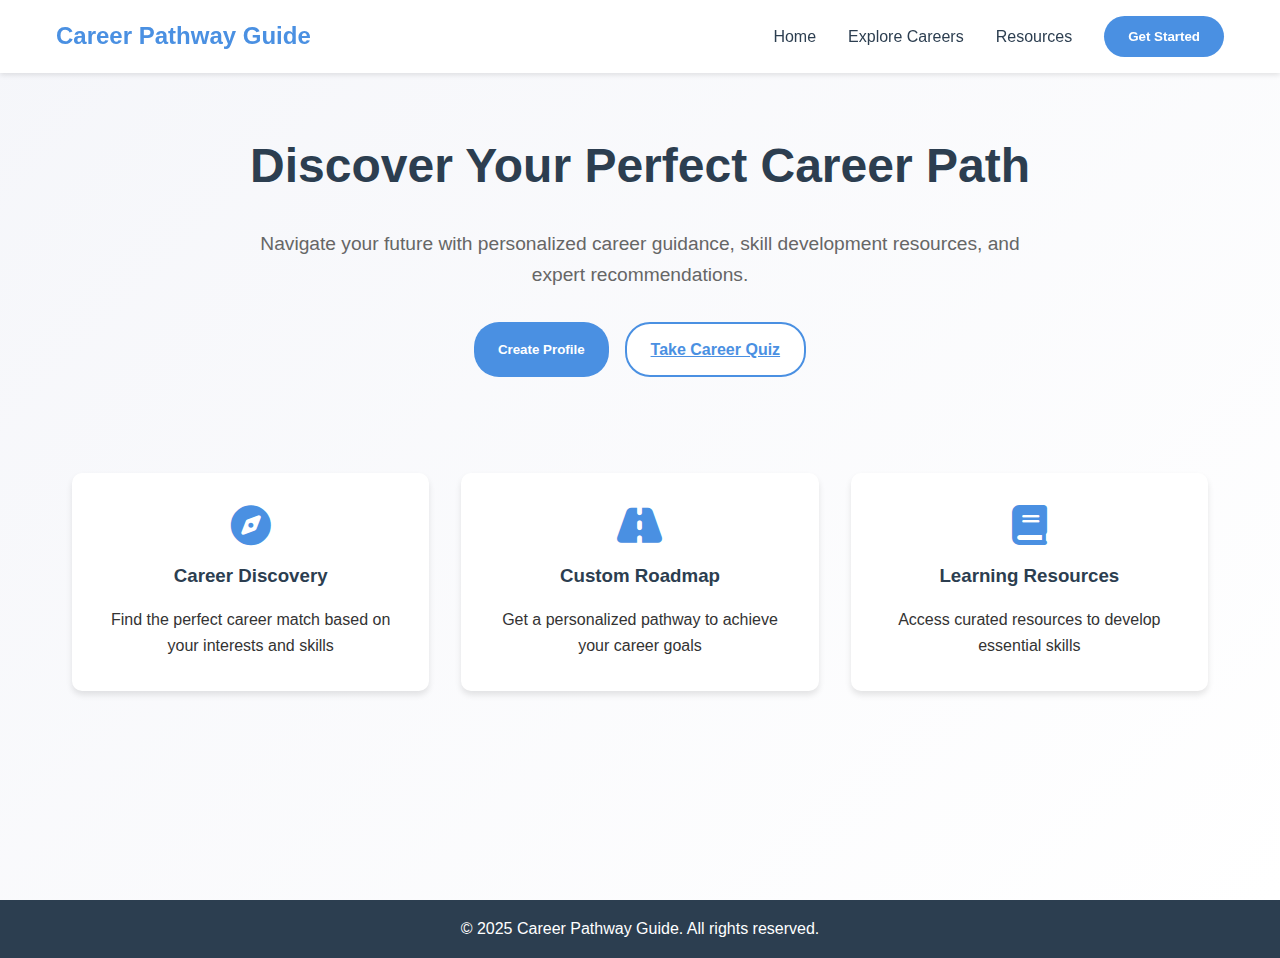
<file: index.html>
<!DOCTYPE html>
<html lang="en">
<head>
    <meta charset="UTF-8">
    <meta name="viewport" content="width=device-width, initial-scale=1.0">
    <title>Career Pathway Guide</title>
    <link rel="stylesheet" href="css/style.css">
    <link rel="stylesheet" href="https://cdnjs.cloudflare.com/ajax/libs/font-awesome/6.0.0/css/all.min.css">
</head>
<body>
    <header class="header">
        <nav class="nav">
            <div class="logo">Career Pathway Guide</div>
            <ul class="nav-links">
                <li><a href="#home">Home</a></li>
                <li><a href="#explore">Explore Careers</a></li>
                <li><a href="#resources">Resources</a></li>
                <li><button type="button" class="cta-button">Get Started</button></li>
            </ul>
        </nav>
    </header>

    <main>
        <section id="hero" class="hero">
            <div class="hero-content">
                <h1>Discover Your Perfect Career Path</h1>
                <p>Navigate your future with personalized career guidance, skill development resources, and expert recommendations.</p>
                <div class="hero-buttons">
                    <button type="button" class="primary-button">Create Profile</button>
                    <a href="quiz.html" class="secondary-button">Take Career Quiz</a>
                </div>
            </div>
            <div class="hero-features">
                <div class="feature-card">
                    <i class="fas fa-compass"></i>
                    <h3>Career Discovery</h3>
                    <p>Find the perfect career match based on your interests and skills</p>
                </div>
                <div class="feature-card">
                    <i class="fas fa-road"></i>
                    <h3>Custom Roadmap</h3>
                    <p>Get a personalized pathway to achieve your career goals</p>
                </div>
                <div class="feature-card">
                    <i class="fas fa-book"></i>
                    <h3>Learning Resources</h3>
                    <p>Access curated resources to develop essential skills</p>
                </div>
            </div>
        </section>
    </main>

    <footer class="footer">
        <p>&copy; 2025 Career Pathway Guide. All rights reserved.</p>
    </footer>

    <script src="js/main.js"></script>
</body>
</html>
</file>
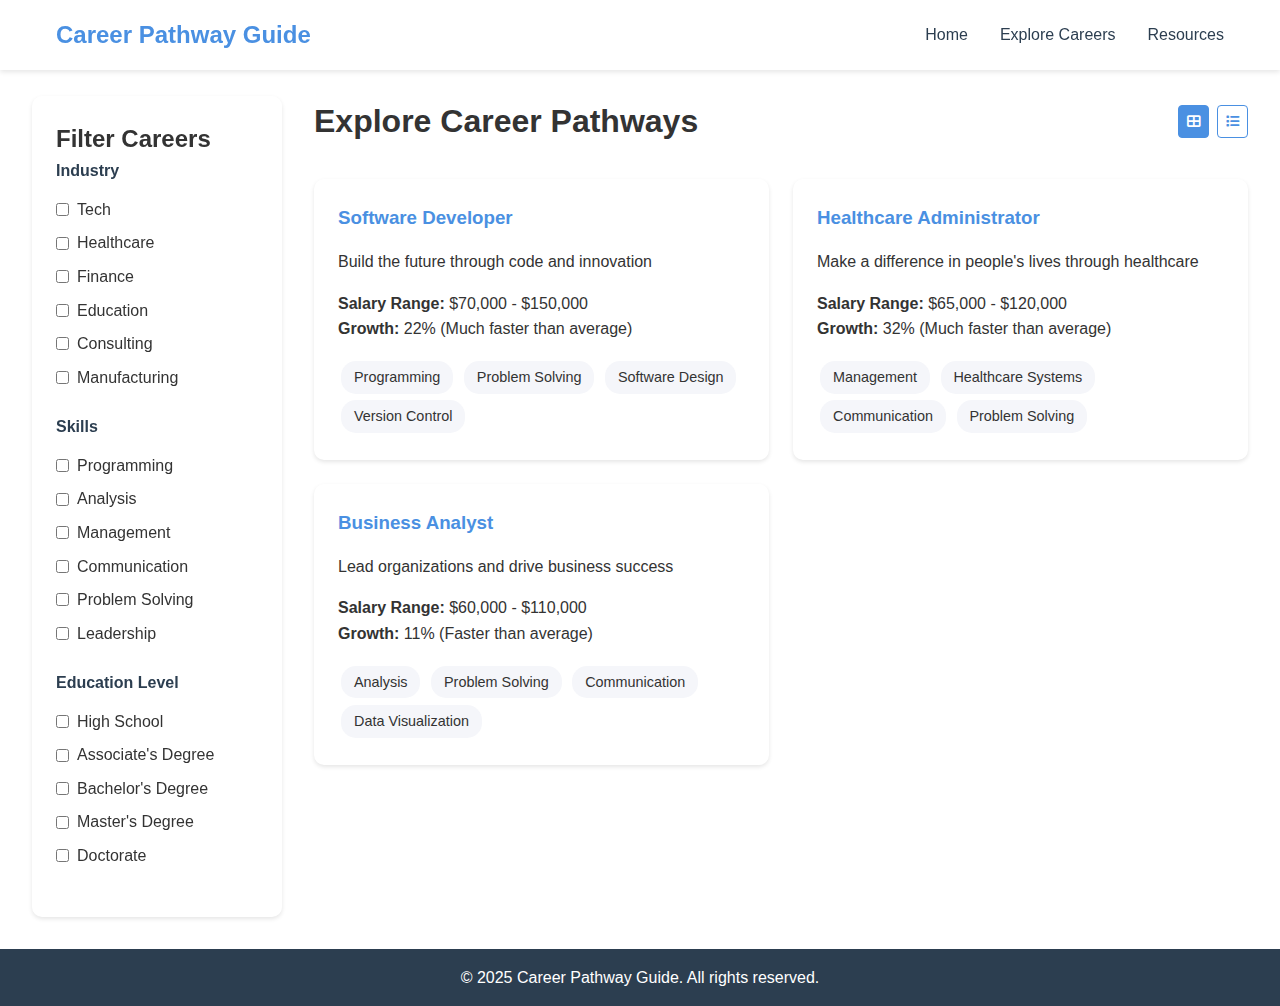
<file: careers.html>
<!DOCTYPE html>
<html lang="en">
<head>
    <meta charset="UTF-8">
    <meta name="viewport" content="width=device-width, initial-scale=1.0">
    <title>Career Pathways - Career Pathway Guide</title>
    <link rel="stylesheet" href="css/style.css">
    <link rel="stylesheet" href="css/careers.css">
    <link rel="stylesheet" href="https://cdnjs.cloudflare.com/ajax/libs/font-awesome/6.0.0/css/all.min.css">
</head>
<body>
    <header class="header">
        <nav class="nav">
            <div class="logo">Career Pathway Guide</div>
            <ul class="nav-links">
                <li><a href="index.html">Home</a></li>
                <li><a href="#explore" class="active">Explore Careers</a></li>
                <li><a href="#resources">Resources</a></li>
            </ul>
        </nav>
    </header>

    <main class="careers-container">
        <section class="career-filters">
            <h2>Filter Careers</h2>
            <div class="filter-group">
                <h3>Industry</h3>
                <div class="filter-options" id="industry-filters"></div>
            </div>
            <div class="filter-group">
                <h3>Skills</h3>
                <div class="filter-options" id="skill-filters"></div>
            </div>
            <div class="filter-group">
                <h3>Education Level</h3>
                <div class="filter-options" id="education-filters"></div>
            </div>
        </section>

        <section class="career-paths">
            <div class="career-paths-header">
                <h1>Explore Career Pathways</h1>
                <div class="view-toggle">
                    <button type="button" class="toggle-btn active" data-view="grid">
                        <i class="fas fa-th-large"></i>
                    </button>
                    <button type="button" class="toggle-btn" data-view="list">
                        <i class="fas fa-list"></i>
                    </button>
                </div>
            </div>

            <div class="career-grid" id="career-paths-container">
                <!-- Career paths will be dynamically inserted here -->
            </div>
        </section>

        <section class="career-detail-modal" id="career-detail-modal">
            <div class="modal-content">
                <button type="button" class="close-modal">×</button>
                <div class="modal-body">
                    <!-- Career details will be dynamically inserted here -->
                </div>
            </div>
        </section>
    </main>

    <footer class="footer">
        <p>&copy; 2025 Career Pathway Guide. All rights reserved.</p>
    </footer>

    <script src="js/career-data.js"></script>
    <script src="js/careers.js"></script>
</body>
</html>
</file>
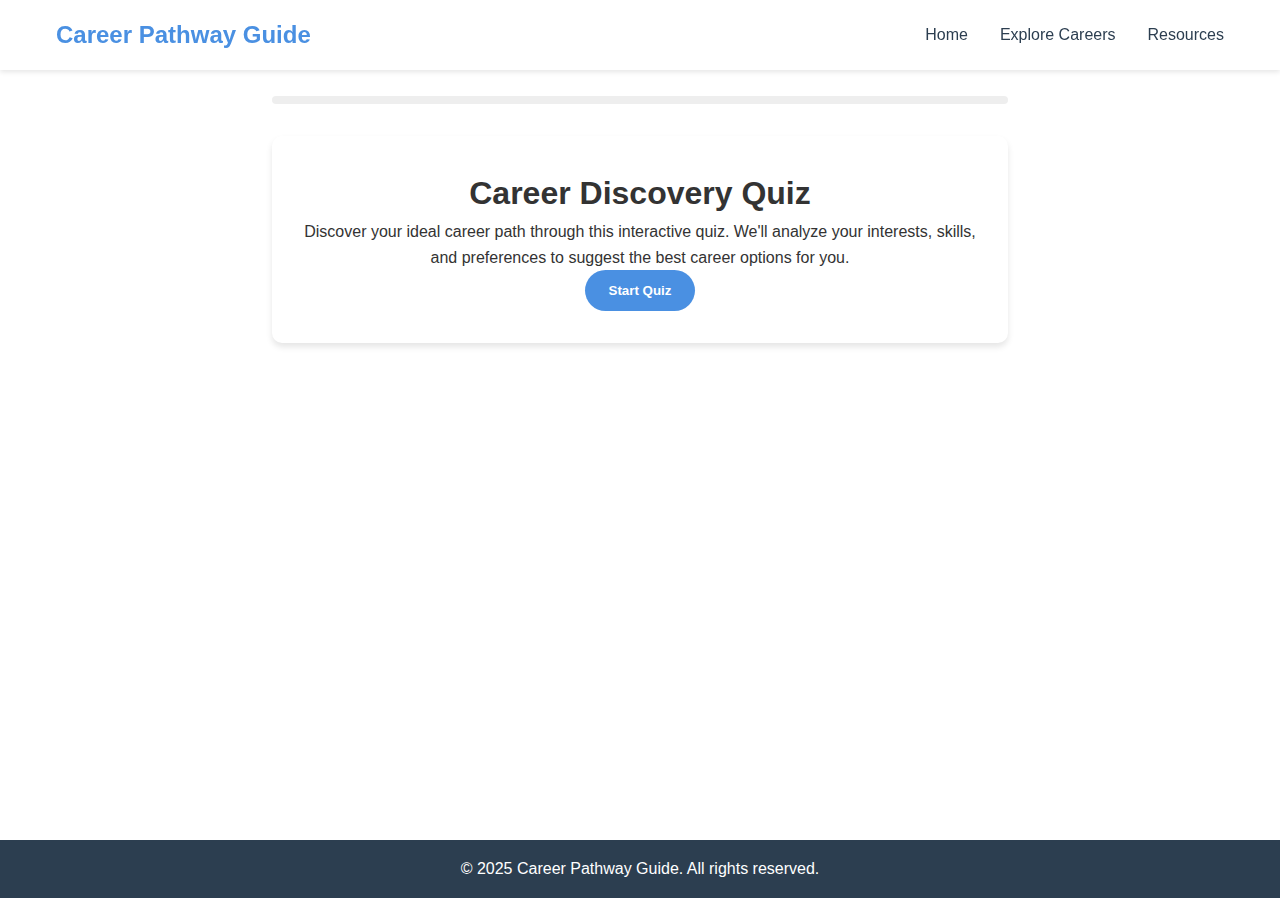
<file: quiz.html>
<!DOCTYPE html>
<html lang="en">
<head>
    <meta charset="UTF-8">
    <meta name="viewport" content="width=device-width, initial-scale=1.0">
    <title>Career Quiz - Career Pathway Guide</title>
    <link rel="stylesheet" href="css/style.css">
    <link rel="stylesheet" href="css/quiz.css">
    <link rel="stylesheet" href="https://cdnjs.cloudflare.com/ajax/libs/font-awesome/6.0.0/css/all.min.css">
</head>
<body>
    <header class="header">
        <nav class="nav">
            <div class="logo">Career Pathway Guide</div>
            <ul class="nav-links">
                <li><a href="index.html">Home</a></li>
                <li><a href="#explore">Explore Careers</a></li>
                <li><a href="#resources">Resources</a></li>
            </ul>
        </nav>
    </header>

    <main class="quiz-container">
        <div class="progress-bar">
            <div class="progress"></div>
        </div>

        <div class="quiz-content">
            <div id="welcome-screen" class="quiz-screen active">
                <h1>Career Discovery Quiz</h1>
                <p>Discover your ideal career path through this interactive quiz. We'll analyze your interests, skills, and preferences to suggest the best career options for you.</p>
                <button type="button" id="start-quiz" class="primary-button">Start Quiz</button>
            </div>

            <div id="question-screen" class="quiz-screen">
                <h2 id="question-text">Loading question...</h2>
                <div id="options-container" class="options-grid"></div>
                <div class="quiz-navigation">
                    <button type="button" id="prev-btn" class="secondary-button">Previous</button>
                    <button type="button" id="next-btn" class="primary-button">Next</button>
                </div>
            </div>

            <div id="results-screen" class="quiz-screen">
                <h2>Your Career Match Results</h2>
                <div id="results-container"></div>
                <button type="button" id="view-details" class="primary-button">View Career Pathways</button>
            </div>
        </div>
    </main>

    <footer class="footer">
        <p>&copy; 2025 Career Pathway Guide. All rights reserved.</p>
    </footer>

    <script src="js/quiz-data.js"></script>
    <script src="js/quiz.js"></script>
</body>
</html>
</file>
<file: css/careers.css>
/* Careers page specific styles */
.careers-container {
    display: grid;
    grid-template-columns: 250px 1fr;
    gap: 2rem;
    padding: 6rem 2rem 2rem;
    max-width: 1400px;
    margin: 0 auto;
    min-height: calc(100vh - 60px);
}

/* Career Filters */
.career-filters {
    background-color: var(--white);
    padding: 1.5rem;
    border-radius: 10px;
    box-shadow: 0 2px 4px rgba(0, 0, 0, 0.1);
    height: fit-content;
    position: sticky;
    top: 5rem;
}

.filter-group {
    margin-bottom: 1.5rem;
}

.filter-group h3 {
    color: var(--secondary-color);
    font-size: 1rem;
    margin-bottom: 0.8rem;
}

.filter-options {
    display: flex;
    flex-direction: column;
    gap: 0.5rem;
}

.filter-option {
    display: flex;
    align-items: center;
    gap: 0.5rem;
    cursor: pointer;
}

.filter-option input[type="checkbox"] {
    accent-color: var(--primary-color);
}

/* Career Paths Grid */
.career-paths-header {
    display: flex;
    justify-content: space-between;
    align-items: center;
    margin-bottom: 2rem;
}

.view-toggle {
    display: flex;
    gap: 0.5rem;
}

.toggle-btn {
    background: none;
    border: 1px solid var(--primary-color);
    padding: 0.5rem;
    border-radius: 4px;
    cursor: pointer;
    color: var(--primary-color);
}

.toggle-btn.active {
    background-color: var(--primary-color);
    color: var(--white);
}

.career-grid {
    display: grid;
    grid-template-columns: repeat(auto-fill, minmax(300px, 1fr));
    gap: 1.5rem;
}

.career-card {
    background-color: var(--white);
    border-radius: 10px;
    box-shadow: 0 2px 4px rgba(0, 0, 0, 0.1);
    padding: 1.5rem;
    transition: transform 0.3s ease;
    cursor: pointer;
}

.career-card:hover {
    transform: translateY(-5px);
}

.career-card h3 {
    color: var(--primary-color);
    margin-bottom: 1rem;
}

.career-info {
    margin: 1rem 0;
}

.career-tag {
    display: inline-block;
    background-color: var(--light-bg);
    padding: 0.3rem 0.8rem;
    border-radius: 15px;
    font-size: 0.9rem;
    margin: 0.2rem;
}

/* Career Detail Modal */
.career-detail-modal {
    display: none;
    position: fixed;
    top: 0;
    left: 0;
    width: 100%;
    height: 100%;
    background-color: rgba(0, 0, 0, 0.5);
    z-index: 1000;
}

.career-detail-modal.active {
    display: flex;
    justify-content: center;
    align-items: center;
}

.modal-content {
    background-color: var(--white);
    border-radius: 10px;
    padding: 2rem;
    max-width: 800px;
    width: 90%;
    max-height: 90vh;
    overflow-y: auto;
    position: relative;
}

.close-modal {
    position: absolute;
    top: 1rem;
    right: 1rem;
    background: none;
    border: none;
    font-size: 1.5rem;
    cursor: pointer;
    color: var(--secondary-color);
}

.career-roadmap {
    margin: 2rem 0;
}

.roadmap-step {
    display: flex;
    gap: 1rem;
    margin-bottom: 1.5rem;
    position: relative;
}

.roadmap-step::before {
    content: '';
    position: absolute;
    left: 15px;
    top: 30px;
    bottom: -20px;
    width: 2px;
    background-color: var(--primary-color);
}

.roadmap-step:last-child::before {
    display: none;
}

.step-number {
    width: 32px;
    height: 32px;
    background-color: var(--primary-color);
    color: var(--white);
    border-radius: 50%;
    display: flex;
    align-items: center;
    justify-content: center;
    font-weight: bold;
}

.step-content {
    flex: 1;
}

/* Responsive Design */
@media (max-width: 768px) {
    .careers-container {
        grid-template-columns: 1fr;
    }

    .career-filters {
        position: static;
        margin-bottom: 1rem;
    }

    .career-grid {
        grid-template-columns: 1fr;
    }
}
</file>
<file: css/quiz.css>
/* Quiz-specific styles */
.quiz-container {
    padding: 6rem 2rem 2rem;
    max-width: 800px;
    margin: 0 auto;
    min-height: calc(100vh - 60px);
}

.progress-bar {
    width: 100%;
    height: 8px;
    background-color: #eee;
    border-radius: 4px;
    margin-bottom: 2rem;
    overflow: hidden;
}

.progress {
    width: 0%;
    height: 100%;
    background-color: var(--primary-color);
    transition: width 0.3s ease;
}

.quiz-screen {
    display: none;
    text-align: center;
}

.quiz-screen.active {
    display: block;
}

.quiz-content {
    background-color: var(--white);
    padding: 2rem;
    border-radius: 10px;
    box-shadow: 0 4px 6px rgba(0, 0, 0, 0.1);
}

.options-grid {
    display: grid;
    grid-template-columns: repeat(auto-fit, minmax(200px, 1fr));
    gap: 1rem;
    margin: 2rem 0;
}

.option-card {
    background-color: var(--light-bg);
    padding: 1rem;
    border-radius: 8px;
    cursor: pointer;
    transition: all 0.3s ease;
}

.option-card:hover {
    transform: translateY(-2px);
    background-color: #e8f0fe;
}

.option-card.selected {
    background-color: var(--primary-color);
    color: var(--white);
}

.quiz-navigation {
    display: flex;
    justify-content: space-between;
    margin-top: 2rem;
}

#results-container {
    margin: 2rem 0;
}

.career-match {
    background-color: var(--light-bg);
    padding: 1.5rem;
    border-radius: 8px;
    margin-bottom: 1rem;
    text-align: left;
}

.career-match h3 {
    color: var(--primary-color);
    margin-bottom: 0.5rem;
}

.match-percentage {
    display: inline-block;
    background-color: var(--primary-color);
    color: var(--white);
    padding: 0.2rem 0.5rem;
    border-radius: 4px;
    margin-left: 0.5rem;
}

.career-description {
    margin: 1rem 0;
    color: #666;
}
</file>
<file: css/style.css>
/* Reset and base styles */
* {
    margin: 0;
    padding: 0;
    box-sizing: border-box;
}

:root {
    --primary-color: #4a90e2;
    --secondary-color: #2c3e50;
    --accent-color: #e74c3c;
    --text-color: #333;
    --light-bg: #f5f6fa;
    --white: #ffffff;
}

body {
    font-family: 'Segoe UI', Tahoma, Geneva, Verdana, sans-serif;
    line-height: 1.6;
    color: var(--text-color);
}

/* Header and Navigation */
.header {
    background-color: var(--white);
    box-shadow: 0 2px 5px rgba(0, 0, 0, 0.1);
    position: fixed;
    width: 100%;
    top: 0;
    z-index: 1000;
}

.nav {
    max-width: 1200px;
    margin: 0 auto;
    padding: 1rem;
    display: flex;
    justify-content: space-between;
    align-items: center;
}

.logo {
    font-size: 1.5rem;
    font-weight: bold;
    color: var(--primary-color);
}

.nav-links {
    display: flex;
    list-style: none;
    align-items: center;
    gap: 2rem;
}

.nav-links a {
    text-decoration: none;
    color: var(--secondary-color);
    font-weight: 500;
    transition: color 0.3s ease;
}

.nav-links a:hover {
    color: var(--primary-color);
}

/* Buttons */
.cta-button, .primary-button, .secondary-button {
    padding: 0.8rem 1.5rem;
    border-radius: 25px;
    font-weight: 600;
    cursor: pointer;
    transition: transform 0.3s ease;
}

.cta-button, .primary-button {
    background-color: var(--primary-color);
    color: var(--white);
    border: none;
}

.secondary-button {
    background-color: var(--white);
    color: var(--primary-color);
    border: 2px solid var(--primary-color);
}

.cta-button:hover, .primary-button:hover, .secondary-button:hover {
    transform: translateY(-2px);
}

/* Hero Section */
.hero {
    padding: 8rem 2rem 4rem;
    background: linear-gradient(135deg, var(--light-bg) 0%, #ffffff 100%);
    min-height: 100vh;
}

.hero-content {
    max-width: 800px;
    margin: 0 auto;
    text-align: center;
    margin-bottom: 4rem;
}

.hero-content h1 {
    font-size: 3rem;
    color: var(--secondary-color);
    margin-bottom: 1.5rem;
}

.hero-content p {
    font-size: 1.2rem;
    color: #666;
    margin-bottom: 2rem;
}

.hero-buttons {
    display: flex;
    gap: 1rem;
    justify-content: center;
}

/* Feature Cards */
.hero-features {
    display: grid;
    grid-template-columns: repeat(auto-fit, minmax(250px, 1fr));
    gap: 2rem;
    max-width: 1200px;
    margin: 0 auto;
    padding: 2rem;
}

.feature-card {
    background: var(--white);
    padding: 2rem;
    border-radius: 10px;
    box-shadow: 0 4px 6px rgba(0, 0, 0, 0.1);
    text-align: center;
    transition: transform 0.3s ease;
}

.feature-card:hover {
    transform: translateY(-5px);
}

.feature-card i {
    font-size: 2.5rem;
    color: var(--primary-color);
    margin-bottom: 1rem;
}

.feature-card h3 {
    color: var(--secondary-color);
    margin-bottom: 1rem;
}

/* Footer */
.footer {
    background-color: var(--secondary-color);
    color: var(--white);
    text-align: center;
    padding: 1rem;
}

/* Responsive Design */
@media (max-width: 768px) {
    .nav-links {
        display: none;
    }

    .hero-content h1 {
        font-size: 2rem;
    }

    .hero-buttons {
        flex-direction: column;
    }

    .hero-features {
        grid-template-columns: 1fr;
    }
}
</file>
